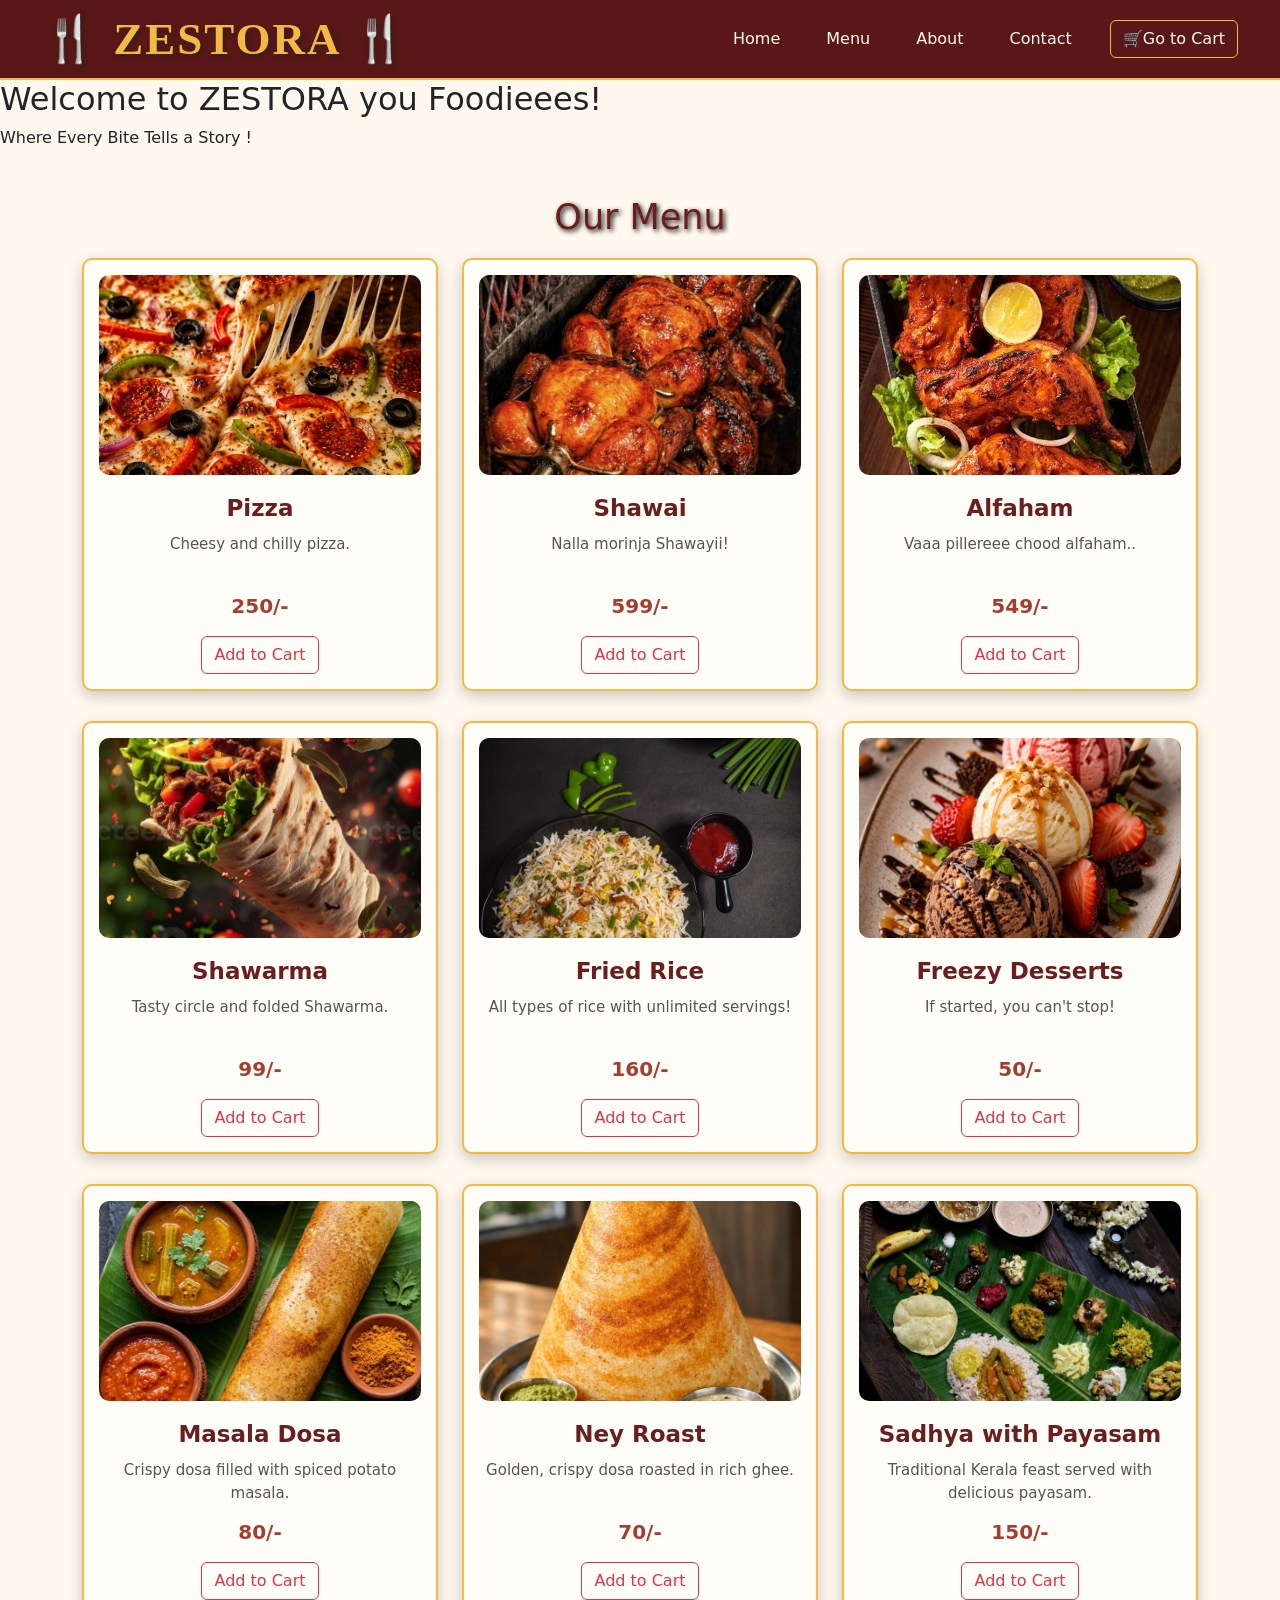
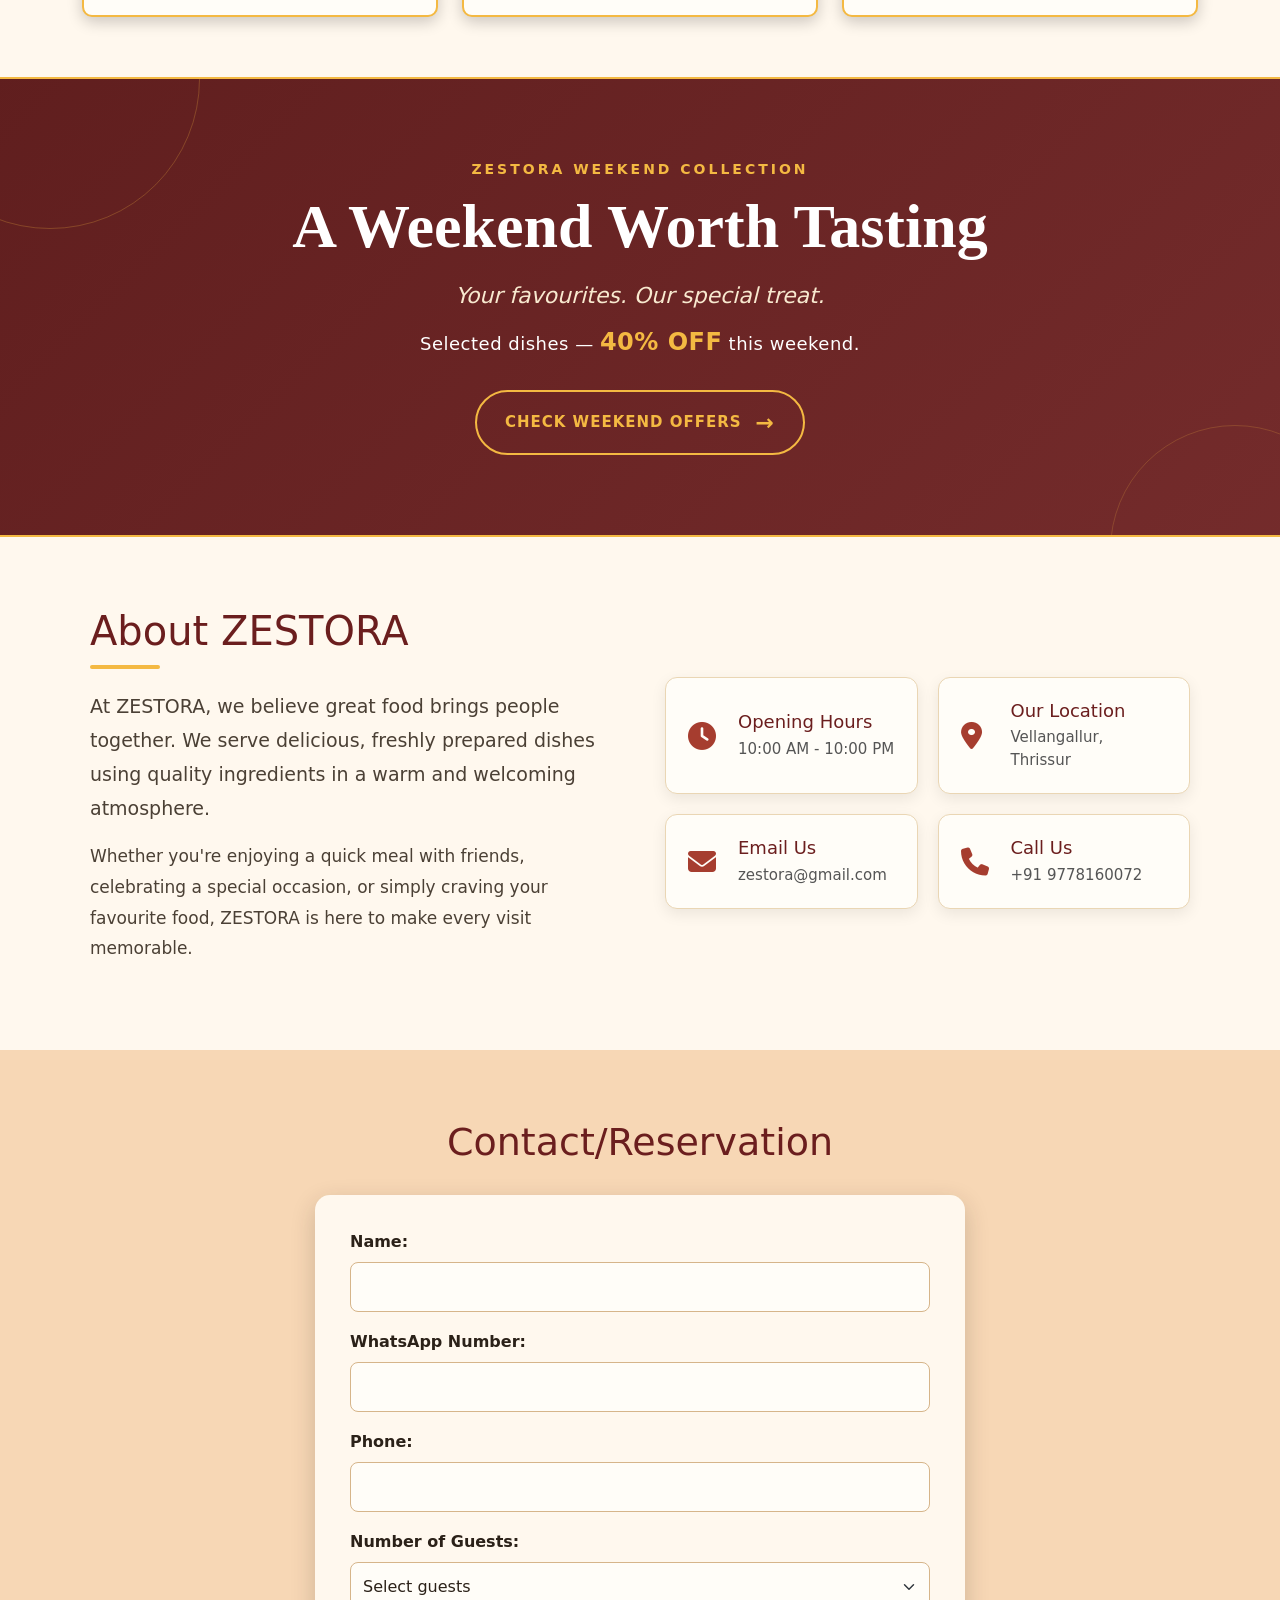
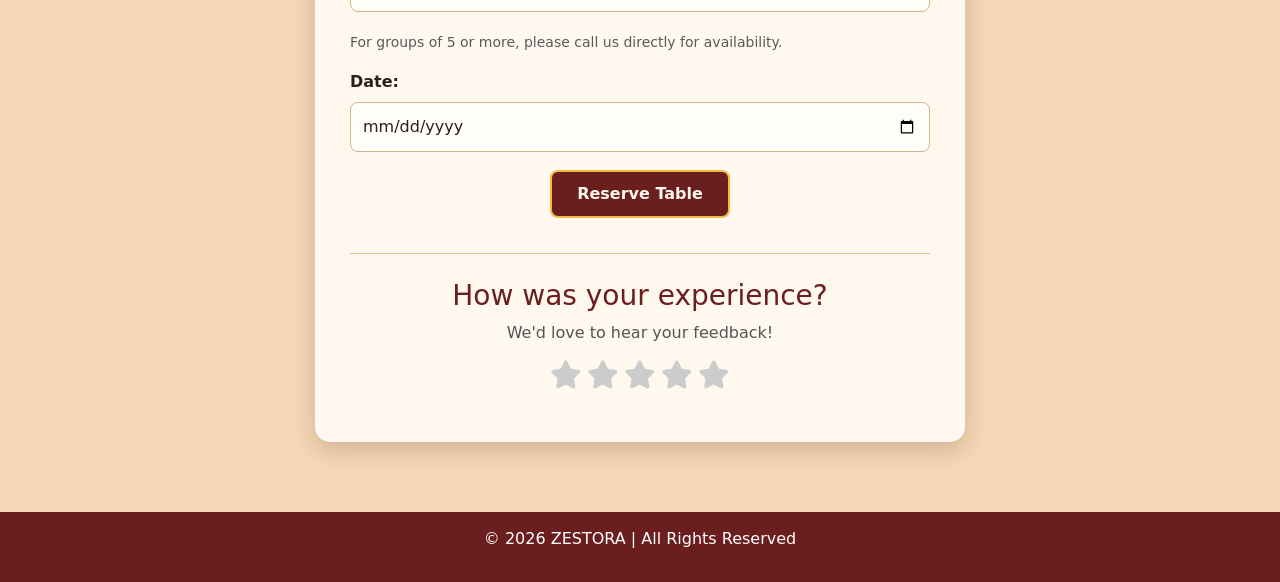
<file: index.html>
<!DOCTYPE html>
<html>
    <head>
        <title>ZESTORA | Restaurant</title>
        <link rel="stylesheet" href="restaurantpage.css">
        <link rel="stylesheet"
        href="https://cdnjs.cloudflare.com/ajax/libs/font-awesome/6.7.2/css/all.min.css">
        <link href="https://cdn.jsdelivr.net/npm/bootstrap@5.3.8/dist/css/bootstrap.min.css" rel="stylesheet">
        <meta name="viewport" content="width=device-width, initial-scale=1.0">
    </head>
    <body>
        <header>
           
           <nav class="navbar navbar-expand-md">

                <div class="container-fluid">
                    <h1>🍴 ZESTORA 🍴</h1>
                    <button class="navbar-toggler"
                            type="button"
                            data-bs-toggle="collapse"
                            data-bs-target="#foodNav"
                            aria-controls="foodNav"
                            aria-expanded="false"
                            aria-label="Toggle navigation">

                        <span class="navbar-toggler-icon"></span>

                    </button>

                    <div class="collapse navbar-collapse" id="foodNav">

                        <ul class="navbar-nav ms-auto align-items-center">

                            <li class="nav-item">
                                <a class="nav-link" href="#welcome">Home</a>
                            </li>

                            <li class="nav-item">
                                <a class="nav-link" href="#menu">Menu</a>
                            </li>

                            <li class="nav-item">
                                <a class="nav-link" href="#about">About</a>
                            </li>

                            <li class="nav-item">
                                <a class="nav-link" href="#contact">Contact</a>
                            </li>

                            <li class="nav-item">
                                <a class="btn cart-btn" href="#cart">
                                    🛒Go to Cart
                                </a>
                            </li>
                        </ul>

                    </div>

                </div>

            </nav>
        </header>
        <main>
            <div id="foodbackground">
            <section id="welcome">
                <h2>Welcome to ZESTORA you Foodieees!</h2>
                <p>Where Every Bite Tells a Story !</p>
              
            </section>
            <section id="menu">

                <h2>Our Menu</h2>


                <div class="container">

                    <div class="row">



                        <div class="col-12 col-sm-6 col-lg-4 d-flex">

                            <article>

                                <img class="menu-image"
                                     src="pizza.jpg"
                                     alt="Pizza">

                                <h3>Pizza</h3>

                                <p class="menu-description">
                                    Cheesy and chilly pizza.
                                </p>

                                <p class="menu-price">
                                    250/-
                                </p>

                                <button class="btn btn-outline-danger">
                                    Add to Cart
                                </button>

                            </article>

                        </div>


             

                        <div class="col-12 col-sm-6 col-lg-4 d-flex">

                            <article>

                                <img class="menu-image"
                                     src="shawaya.jpg"
                                     alt="Shawai">

                                <h3>Shawai</h3>

                                <p class="menu-description">
                                    Nalla morinja Shawayii!
                                </p>

                                <p class="menu-price">
                                    599/-
                                </p>

                                <button class="btn btn-outline-danger">
                                    Add to Cart
                                </button>

                            </article>

                        </div>


                       

                        <div class="col-12 col-sm-6 col-lg-4 d-flex">

                            <article>

                                <img class="menu-image"
                                     src="alfaham.jpg"
                                     alt="Alfaham">

                                <h3>Alfaham</h3>

                                <p class="menu-description">
                                    Vaaa pillereee chood alfaham..
                                </p>

                                <p class="menu-price">
                                    549/-
                                </p>

                                <button class="btn btn-outline-danger">
                                    Add to Cart
                                </button>

                            </article>

                        </div>



                        <div class="col-12 col-sm-6 col-lg-4 d-flex">

                            <article>

                                <img class="menu-image"
                                     src="shawarma.jpg"
                                     alt="Shawarma">

                                <h3>Shawarma</h3>

                                <p class="menu-description">
                                    Tasty circle and folded Shawarma.
                                </p>

                                <p class="menu-price">
                                    99/-
                                </p>

                                <button class="btn btn-outline-danger">
                                    Add to Cart
                                </button>

                            </article>

                        </div>



                        <div class="col-12 col-sm-6 col-lg-4 d-flex">

                            <article>

                                <img class="menu-image"
                                     src="friedrice.jpg"
                                     alt="Fried Rice">

                                <h3>Fried Rice</h3>

                                <p class="menu-description">
                                    All types of rice with unlimited servings!
                                </p>

                                <p class="menu-price">
                                    160/-
                                </p>

                                <button class="btn btn-outline-danger">
                                    Add to Cart
                                </button>

                            </article>

                        </div>


               

                        <div class="col-12 col-sm-6 col-lg-4 d-flex">

                            <article>

                                <img class="menu-image"
                                     src="icecream.jpg"
                                     alt="Freezy Desserts">

                                <h3>Freezy Desserts</h3>

                                <p class="menu-description">
                                    If started, you can't stop!
                                </p>

                                <p class="menu-price">
                                    50/-
                                </p>

                                <button class="btn btn-outline-danger">
                                    Add to Cart
                                </button>

                            </article>

                        </div>


                        

                        <div class="col-12 col-sm-6 col-lg-4 d-flex">

                            <article>

                                <img class="menu-image"
                                     src="masaladosa.jpg"
                                     alt="Masala Dosa">

                                <h3>Masala Dosa</h3>

                                <p class="menu-description">
                                    Crispy dosa filled with spiced potato masala.
                                </p>

                                <p class="menu-price">
                                    80/-
                                </p>

                                <button class="btn btn-outline-danger">
                                    Add to Cart
                                </button>

                            </article>

                        </div>


                  

                        <div class="col-12 col-sm-6 col-lg-4 d-flex">

                            <article>

                                <img class="menu-image"
                                     src="neyroast.jpg"
                                     alt="Ney Roast">

                                <h3>Ney Roast</h3>

                                <p class="menu-description">
                                    Golden, crispy dosa roasted in rich ghee.
                                </p>

                                <p class="menu-price">
                                    70/-
                                </p>

                                <button class="btn btn-outline-danger">
                                    Add to Cart
                                </button>

                            </article>

                        </div>


                 

                        <div class="col-12 col-sm-6 col-lg-4 d-flex">

                            <article>

                                <img class="menu-image"
                                     src="sadhya.jpg"
                                     alt="Sadhya with Payasam">

                                <h3>Sadhya with Payasam</h3>

                                <p class="menu-description">
                                    Traditional Kerala feast served with delicious payasam.
                                </p>

                                <p class="menu-price">
                                    150/-
                                </p>

                                <button class="btn btn-outline-danger">
                                    Add to Cart
                                </button>

                            </article>

                        </div>


                    </div>

                </div>

            </section>
            </div>

            <section id="offer" class="weekend-offer">
                <div class="offer-content">

                    <p class="offer-label">ZESTORA WEEKEND COLLECTION</p>

                    <h2>A Weekend Worth Tasting</h2>

                    <p class="offer-text">
                        Your favourites. Our special treat.
                    </p>

                    <p class="offer-highlight">
                        Selected dishes — <strong>40% OFF</strong> this weekend.
                    </p>

                    <button type="button" id="check-offers-btn" class="check-offer-btn">
                        CHECK WEEKEND OFFERS
                        <span>→</span>
                    </button>

                </div>
            </section>


            <!-- Hidden Weekend Offers -->
            <section id="weekend-offers" class="weekend-offers hidden-offers">

                <div class="container">

                    <div class="offers-heading">
                        <p>ONLY AT ZESTORA</p>
                        <h2>This Weekend at ZESTORA</h2>
                        <span>Three favourites. Special prices. Just for the weekend.</span>
                    </div>

                    <div class="row g-4 justify-content-center">

                        <!-- Pizza Offer -->
                        <div class="col-12 col-md-6 col-lg-4 d-flex">
                            <article class="offer-card">

                                <div class="offer-image-wrapper">
                                    <img src="pizza.jpg"
                                        alt="ZESTORA Pizza"
                                        class="offer-image">

                                    <span class="discount-badge">40% OFF</span>
                                </div>

                                <div class="offer-card-content">
                                    <h3>Pizza</h3>

                                    <p class="offer-price">
                                        <del>₹250</del>
                                        <strong>₹150</strong>
                                    </p>

                                    <p>
                                        A delicious ZESTORA favourite,
                                        now at a special weekend price.
                                    </p>
                                </div>

                            </article>
                        </div>


                        <!-- Shawai Offer -->
                        <div class="col-12 col-md-6 col-lg-4 d-flex">
                            <article class="offer-card">

                                <div class="offer-image-wrapper">
                                    <img src="shawaya.jpg"
                                        alt="ZESTORA Shawai"
                                        class="offer-image">

                                    <span class="discount-badge">40% OFF</span>
                                </div>

                                <div class="offer-card-content">
                                    <h3>Shawai</h3>

                                    <p class="offer-price">
                                        <del>₹599</del>
                                        <strong>₹359</strong>
                                    </p>

                                    <p>
                                        Tender, flavourful and perfect
                                        for a memorable weekend meal.
                                    </p>
                                </div>

                            </article>
                        </div>


                        <!-- Sadhya Offer -->
                        <div class="col-12 col-md-6 col-lg-4 d-flex">
                            <article class="offer-card">

                                <div class="offer-image-wrapper">
                                    <img src="sadhya.jpg"
                                        alt="ZESTORA Sadhya with Payasam"
                                        class="offer-image">

                                    <span class="discount-badge">40% OFF</span>
                                </div>

                                <div class="offer-card-content">
                                    <h3>Sadhya with Payasam</h3>

                                    <p class="offer-price">
                                        <del>₹150</del>
                                        <strong>₹90</strong>
                                    </p>

                                    <p>
                                        A traditional Kerala feast
                                        finished with delicious Payasam.
                                    </p>
                                </div>

                            </article>
                        </div>

                    </div>

                    <div class="offers-close">
                        <button type="button" id="hide-offers-btn">
                            Hide Offers ↑
                        </button>
                    </div>

                </div>

            </section>
            <section id="about">

                <div class="about-container">

                    <div class="about-content">

                        <h2>About ZESTORA</h2>

                        <p class="about-intro">
                            At ZESTORA, we believe great food brings people together.
                            We serve delicious, freshly prepared dishes using quality
                            ingredients in a warm and welcoming atmosphere.
                        </p>

                        <p>
                            Whether you're enjoying a quick meal with friends, celebrating
                            a special occasion, or simply craving your favourite food,
                            ZESTORA is here to make every visit memorable.
                        </p>

                    </div>


                    <div class="about-info">

                        <div class="info-box">

                            <i class="fa-solid fa-clock"></i>

                            <div>
                                <h3>Opening Hours</h3>
                                <p>10:00 AM - 10:00 PM</p>
                            </div>

                        </div>


                        <div class="info-box">

                            <i class="fa-solid fa-location-dot"></i>

                            <div>
                                <h3>Our Location</h3>
                                <p>Vellangallur, Thrissur</p>
                            </div>

                        </div>


                        <div class="info-box">

                            <i class="fa-solid fa-envelope"></i>

                            <div>
                                <h3>Email Us</h3>
                                <p>zestora@gmail.com</p>
                            </div>

                        </div>


                        <div class="info-box">

                            <i class="fa-solid fa-phone"></i>

                            <div>
                                <h3>Call Us</h3>
                                <p>+91 9778160072</p>
                            </div>

                        </div>

                    </div>

                </div>

            </section>
            <section id="contact">
                <h2>Contact/Reservation</h2>
                <form>
                    <div class="mb-3">
                        <label for="name" class="form-label">Name:</label>
                        <input type="text" id="name" name="name" class="form-control" required>
                    </div>
                    <div class="mb-3">
                        <label for="whatsapp number">WhatsApp Number:</label>
                        <input type="tel" id="WhatsApp Number" name="WhatsApp Number" class="form-control" required>
                    </div>
                    <div class="mb-3">
                        <label for="phone">Phone:</label>
                        <input type="tel" id="phone" name="phone" class="form-control" required>
                    </div>
                    <div class="mb-3">
                        <label for="guests" class="form-label">Number of Guests:</label>
                        <select id="guests" name="guests" class="form-select" required>
                            <option value="" selected disabled>Select guests</option>
                            <option value="1">1 Guests</option>
                            <option value="2">2 Guests</option>
                            <option value="3">3 Guests</option>
                            <option value="4">4 Guests</option>
                            <option value="5+">5+ Guests</option>
                        </select>
                        <small class="text-muted">
                            For groups of 5 or more, please call us directly for availability.
                        </small>
                    </div>
                    <div class="mb-3">
                        <label for="date">Date:</label>
                        <input type="date" id="date" name="date" class="form-control" required>
                    </div>

                    <button type="submit" class="btn btn-primary">Reserve Table</button>
                    <div class="experience">

                        <h3>How was your experience?</h3>

                        <p>We'd love to hear your feedback!</p>

                        <div class="stars">
                            <i class="fa-solid fa-star"></i>
                            <i class="fa-solid fa-star"></i>
                            <i class="fa-solid fa-star"></i>
                            <i class="fa-solid fa-star"></i>
                            <i class="fa-solid fa-star"></i>
                        </div>
                        <div id="ratingMessage"></div>
                    </div>
                </form>
            </section>
        </main>
        <footer>
            <p>© 2026 ZESTORA | All Rights Reserved</p>
        </footer>
        <script src="https://cdn.jsdelivr.net/npm/bootstrap@5.3.8/dist/js/bootstrap.bundle.min.js"></script>
        <script>

            const stars = document.querySelectorAll(".stars i");

            const ratingMessage = document.getElementById("ratingMessage");


            stars.forEach((star, index) => {

                star.addEventListener("click", () => {

                    stars.forEach((s, i) => {

                        if (i <= index) {
                            s.style.color = "#F4B942";
                        } 
                        else {
                            s.style.color = "#ccc";
                        }

                    });


                    ratingMessage.innerHTML =
                        "Thank you for your feedback! ❤️<br>" +
                        "We hope to see you again soon!";

                });

            });
            // Weekend Offer Toggle

            const checkOffersBtn = document.getElementById("check-offers-btn");
            const weekendOffers = document.getElementById("weekend-offers");
            const hideOffersBtn = document.getElementById("hide-offers-btn");

            checkOffersBtn.addEventListener("click", function () {

                weekendOffers.style.display = "block";

                weekendOffers.scrollIntoView({
                    behavior: "smooth",
                    block: "start"
                });

            });


            hideOffersBtn.addEventListener("click", function () {

                weekendOffers.style.display = "none";

                document.getElementById("offer").scrollIntoView({
                    behavior: "smooth",
                    block: "start"
                });

            });
        </script>
    </body>
    
</html>
</file>
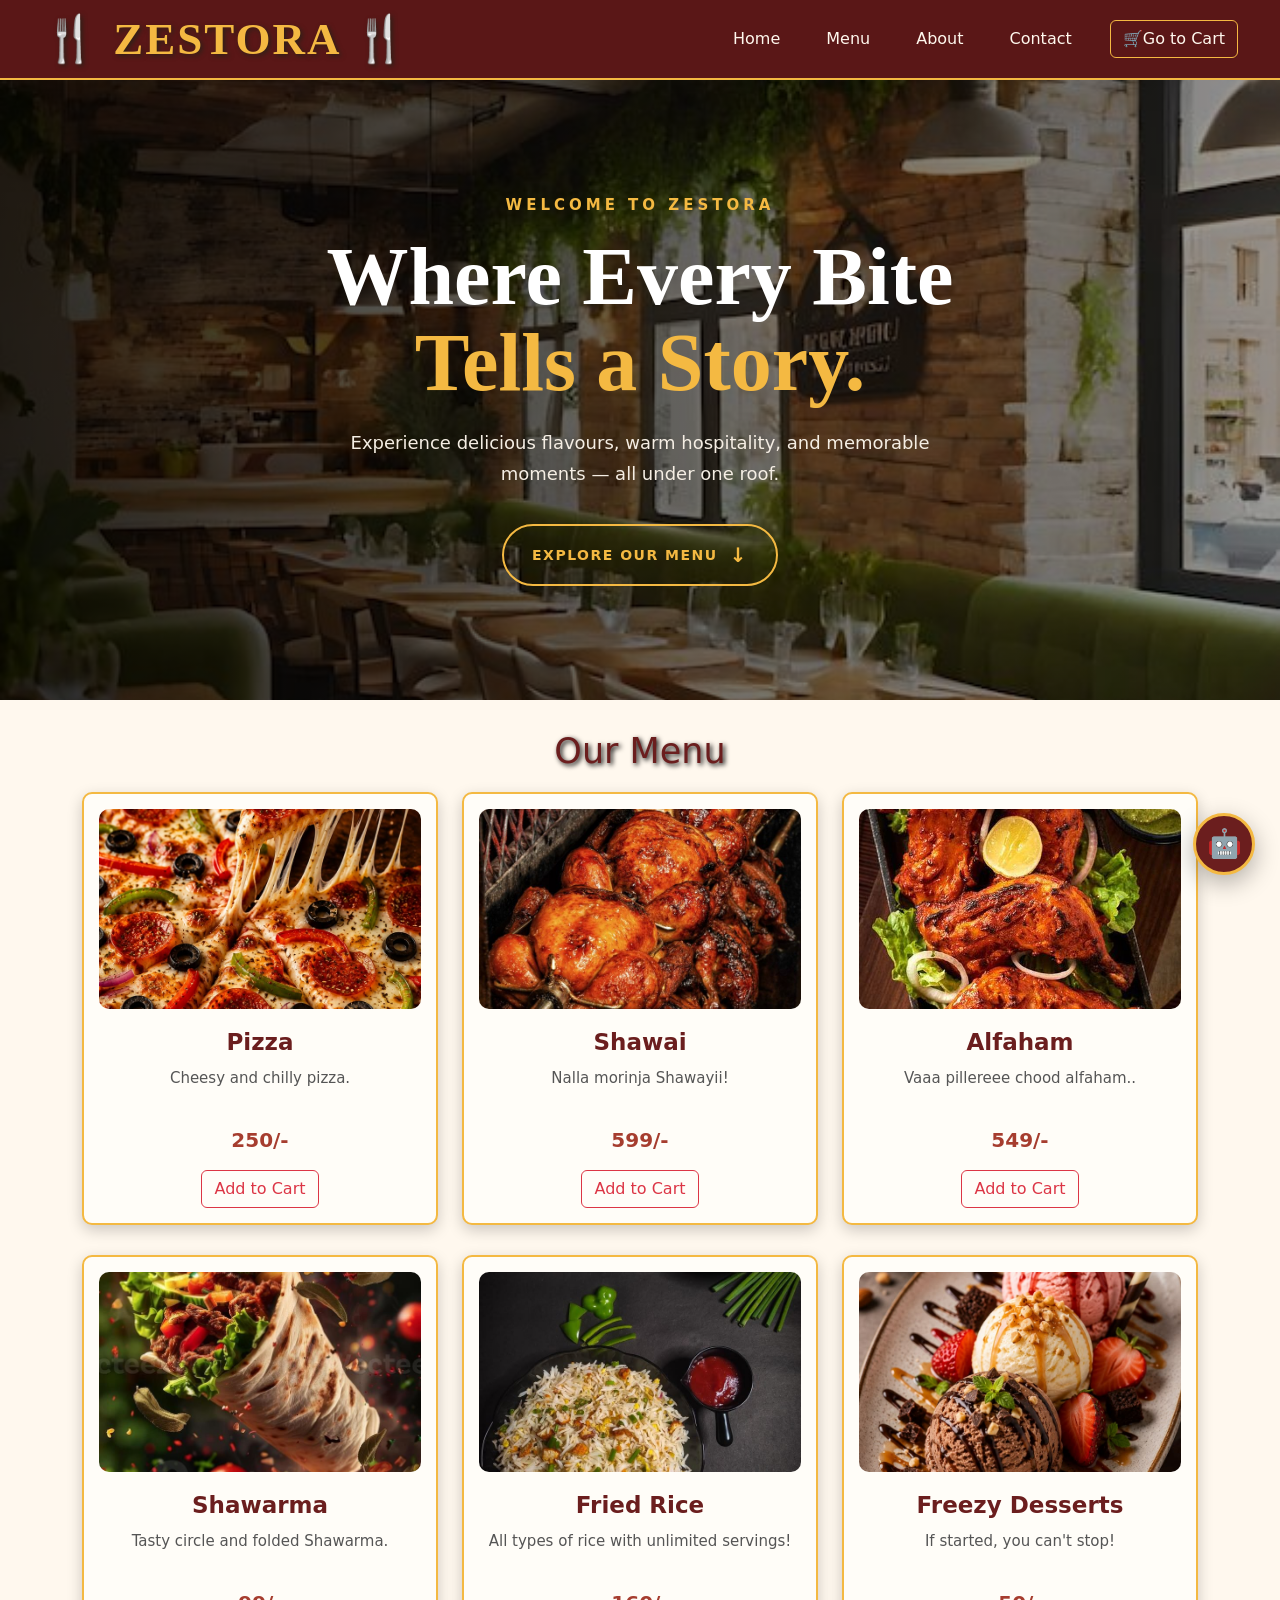
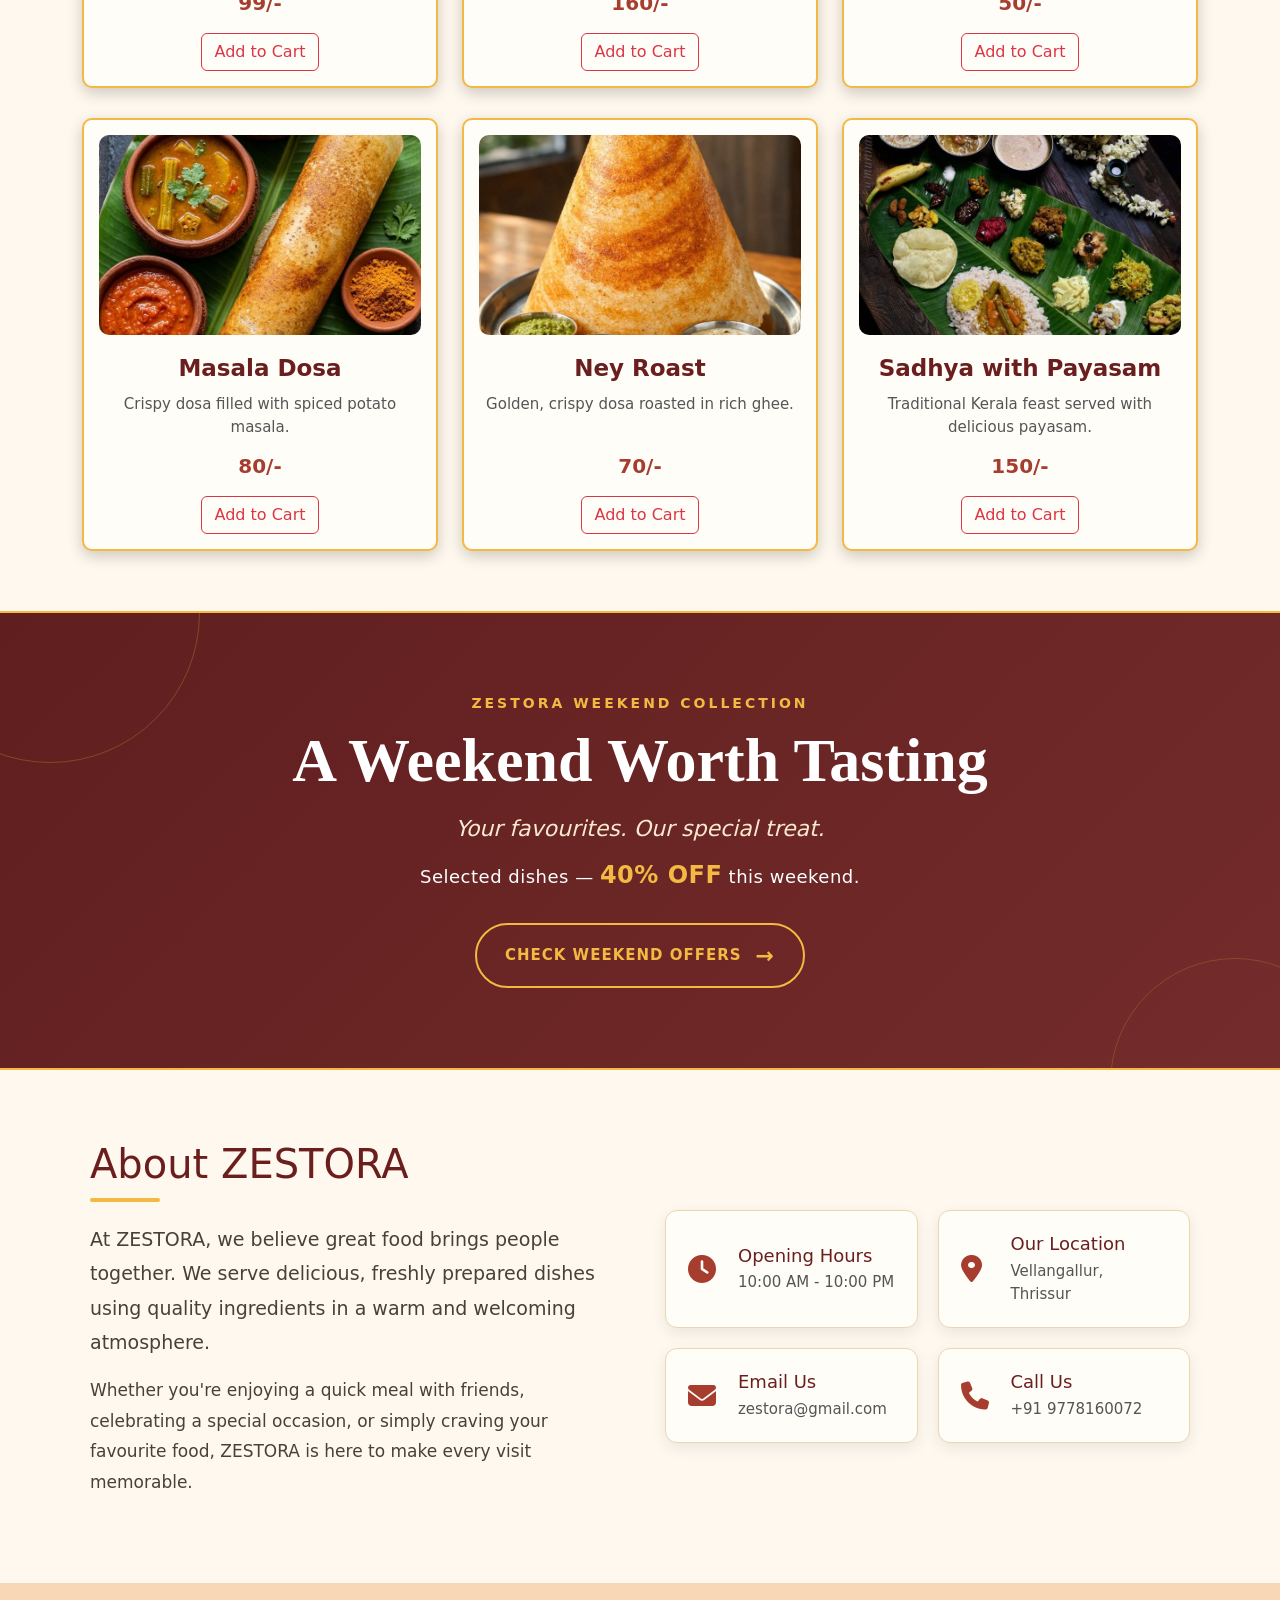
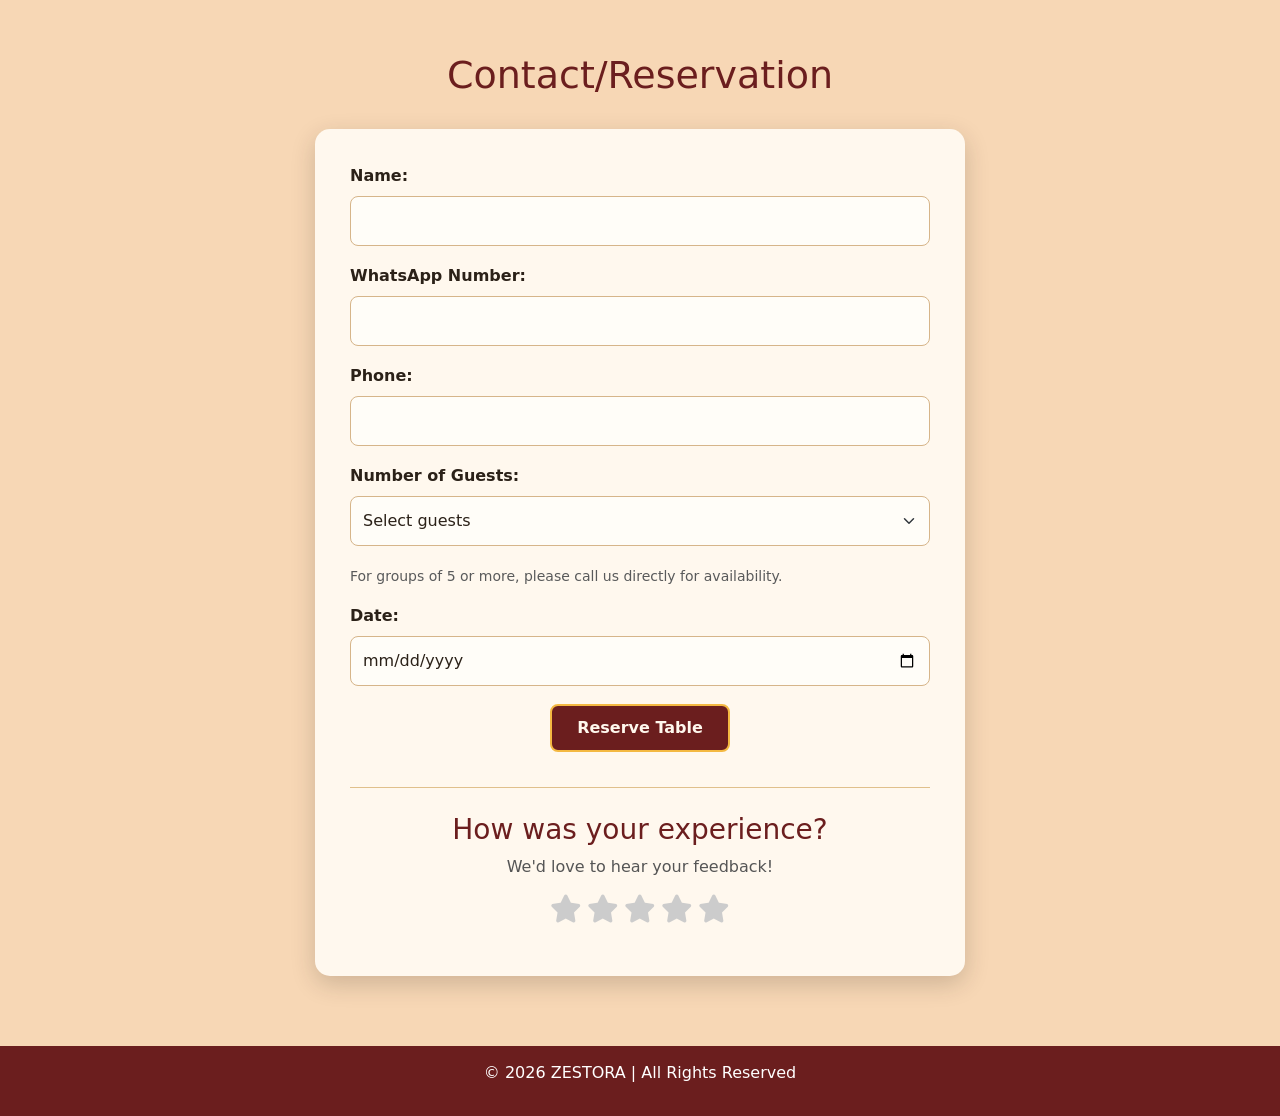
<file: tailwindindex.html>
<!DOCTYPE html>
<html>
    <head>
        <title>ZESTORA | Restaurant</title>
        <link rel="stylesheet" href="restaurantpage.css">
        <link rel="stylesheet"
        href="https://cdnjs.cloudflare.com/ajax/libs/font-awesome/6.7.2/css/all.min.css">
        <link href="https://cdn.jsdelivr.net/npm/bootstrap@5.3.8/dist/css/bootstrap.min.css" rel="stylesheet">
        <meta name="viewport" content="width=device-width, initial-scale=1.0">
    </head>
    <body>
        <header>
           
           <nav class="navbar navbar-expand-md">

                <div class="container-fluid">
                    <h1>🍴 ZESTORA 🍴</h1>
                    <button class="navbar-toggler"
                            type="button"
                            data-bs-toggle="collapse"
                            data-bs-target="#foodNav"
                            aria-controls="foodNav"
                            aria-expanded="false"
                            aria-label="Toggle navigation">

                        <span class="navbar-toggler-icon"></span>

                    </button>

                    <div class="collapse navbar-collapse" id="foodNav">

                        <ul class="navbar-nav ms-auto align-items-center">

                            <li class="nav-item">
                                <a class="nav-link" href="#welcome">Home</a>
                            </li>

                            <li class="nav-item">
                                <a class="nav-link" href="#menu">Menu</a>
                            </li>

                            <li class="nav-item">
                                <a class="nav-link" href="#about">About</a>
                            </li>

                            <li class="nav-item">
                                <a class="nav-link" href="#contact">Contact</a>
                            </li>

                            <li class="nav-item">
                                <a class="btn cart-btn" href="#cart">
                                    🛒Go to Cart
                                </a>
                            </li>
                        </ul>

                    </div>

                </div>

            </nav>
        </header>
        <main>
            <div id="foodbackground">
            <section id="welcome" class="hero-section">

                <div class="hero-overlay">

                    <div class="hero-content">

                        <p class="hero-label">WELCOME TO ZESTORA</p>

                        <h1>
                            Where Every Bite<br>
                            <span>Tells a Story.</span>
                        </h1>

                        <p class="hero-description">
                            Experience delicious flavours, warm hospitality,
                            and memorable moments — all under one roof.
                        </p>

                        <a href="#menu" class="hero-menu-btn">
                            EXPLORE OUR MENU
                            <span>↓</span>
                        </a>

                    </div>

                </div>

            </section>
            <section id="menu">

                <h2>Our Menu</h2>


                <div class="container">

                    <div class="row">



                        <div class="col-12 col-sm-6 col-lg-4 d-flex">

                            <article>

                                <img class="menu-image"
                                     src="pizza.jpg"
                                     alt="Pizza">

                                <h3>Pizza</h3>

                                <p class="menu-description">
                                    Cheesy and chilly pizza.
                                </p>

                                <p class="menu-price">
                                    250/-
                                </p>

                                <button class="btn btn-outline-danger">
                                    Add to Cart
                                </button>

                            </article>

                        </div>


             

                        <div class="col-12 col-sm-6 col-lg-4 d-flex">

                            <article>

                                <img class="menu-image"
                                     src="shawaya.jpg"
                                     alt="Shawai">

                                <h3>Shawai</h3>

                                <p class="menu-description">
                                    Nalla morinja Shawayii!
                                </p>

                                <p class="menu-price">
                                    599/-
                                </p>

                                <button class="btn btn-outline-danger">
                                    Add to Cart
                                </button>

                            </article>

                        </div>


                       

                        <div class="col-12 col-sm-6 col-lg-4 d-flex">

                            <article>

                                <img class="menu-image"
                                     src="alfaham.jpg"
                                     alt="Alfaham">

                                <h3>Alfaham</h3>

                                <p class="menu-description">
                                    Vaaa pillereee chood alfaham..
                                </p>

                                <p class="menu-price">
                                    549/-
                                </p>

                                <button class="btn btn-outline-danger">
                                    Add to Cart
                                </button>

                            </article>

                        </div>



                        <div class="col-12 col-sm-6 col-lg-4 d-flex">

                            <article>

                                <img class="menu-image"
                                     src="shawarma.jpg"
                                     alt="Shawarma">

                                <h3>Shawarma</h3>

                                <p class="menu-description">
                                    Tasty circle and folded Shawarma.
                                </p>

                                <p class="menu-price">
                                    99/-
                                </p>

                                <button class="btn btn-outline-danger">
                                    Add to Cart
                                </button>

                            </article>

                        </div>



                        <div class="col-12 col-sm-6 col-lg-4 d-flex">

                            <article>

                                <img class="menu-image"
                                     src="friedrice.jpg"
                                     alt="Fried Rice">

                                <h3>Fried Rice</h3>

                                <p class="menu-description">
                                    All types of rice with unlimited servings!
                                </p>

                                <p class="menu-price">
                                    160/-
                                </p>

                                <button class="btn btn-outline-danger">
                                    Add to Cart
                                </button>

                            </article>

                        </div>


               

                        <div class="col-12 col-sm-6 col-lg-4 d-flex">

                            <article>

                                <img class="menu-image"
                                     src="icecream.jpg"
                                     alt="Freezy Desserts">

                                <h3>Freezy Desserts</h3>

                                <p class="menu-description">
                                    If started, you can't stop!
                                </p>

                                <p class="menu-price">
                                    50/-
                                </p>

                                <button class="btn btn-outline-danger">
                                    Add to Cart
                                </button>

                            </article>

                        </div>


                        

                        <div class="col-12 col-sm-6 col-lg-4 d-flex">

                            <article>

                                <img class="menu-image"
                                     src="masaladosa.jpg"
                                     alt="Masala Dosa">

                                <h3>Masala Dosa</h3>

                                <p class="menu-description">
                                    Crispy dosa filled with spiced potato masala.
                                </p>

                                <p class="menu-price">
                                    80/-
                                </p>

                                <button class="btn btn-outline-danger">
                                    Add to Cart
                                </button>

                            </article>

                        </div>


                  

                        <div class="col-12 col-sm-6 col-lg-4 d-flex">

                            <article>

                                <img class="menu-image"
                                     src="neyroast.jpg"
                                     alt="Ney Roast">

                                <h3>Ney Roast</h3>

                                <p class="menu-description">
                                    Golden, crispy dosa roasted in rich ghee.
                                </p>

                                <p class="menu-price">
                                    70/-
                                </p>

                                <button class="btn btn-outline-danger">
                                    Add to Cart
                                </button>

                            </article>

                        </div>


                 

                        <div class="col-12 col-sm-6 col-lg-4 d-flex">

                            <article>

                                <img class="menu-image"
                                     src="sadhya.jpg"
                                     alt="Sadhya with Payasam">

                                <h3>Sadhya with Payasam</h3>

                                <p class="menu-description">
                                    Traditional Kerala feast served with delicious payasam.
                                </p>

                                <p class="menu-price">
                                    150/-
                                </p>

                                <button class="btn btn-outline-danger">
                                    Add to Cart
                                </button>

                            </article>

                        </div>


                    </div>

                </div>

            </section>
            </div>

            <section id="offer" class="weekend-offer">
                <div class="offer-content">

                    <p class="offer-label">ZESTORA WEEKEND COLLECTION</p>

                    <h2>A Weekend Worth Tasting</h2>

                    <p class="offer-text">
                        Your favourites. Our special treat.
                    </p>

                    <p class="offer-highlight">
                        Selected dishes — <strong>40% OFF</strong> this weekend.
                    </p>

                    <button type="button" id="check-offers-btn" class="check-offer-btn">
                        CHECK WEEKEND OFFERS
                        <span>→</span>
                    </button>

                </div>
            </section>


            <!-- Hidden Weekend Offers -->
            <section id="weekend-offers" class="weekend-offers hidden-offers">

                <div class="container">

                    <div class="offers-heading">
                        <p>ONLY AT ZESTORA</p>
                        <h2>This Weekend at ZESTORA</h2>
                        <span>Three favourites. Special prices. Just for the weekend.</span>
                    </div>

                    <div class="row g-4 justify-content-center">

                        <!-- Pizza Offer -->
                        <div class="col-12 col-md-6 col-lg-4 d-flex">
                            <article class="offer-card">

                                <div class="offer-image-wrapper">
                                    <img src="pizza.jpg"
                                        alt="ZESTORA Pizza"
                                        class="offer-image">

                                    <span class="discount-badge">40% OFF</span>
                                </div>

                                <div class="offer-card-content">
                                    <h3>Pizza</h3>

                                    <p class="offer-price">
                                        <del>₹250</del>
                                        <strong>₹150</strong>
                                    </p>

                                    <p>
                                        A delicious ZESTORA favourite,
                                        now at a special weekend price.
                                    </p>
                                </div>

                            </article>
                        </div>


                        <!-- Shawai Offer -->
                        <div class="col-12 col-md-6 col-lg-4 d-flex">
                            <article class="offer-card">

                                <div class="offer-image-wrapper">
                                    <img src="shawaya.jpg"
                                        alt="ZESTORA Shawai"
                                        class="offer-image">

                                    <span class="discount-badge">40% OFF</span>
                                </div>

                                <div class="offer-card-content">
                                    <h3>Shawai</h3>

                                    <p class="offer-price">
                                        <del>₹599</del>
                                        <strong>₹359</strong>
                                    </p>

                                    <p>
                                        Tender, flavourful and perfect
                                        for a memorable weekend meal.
                                    </p>
                                </div>

                            </article>
                        </div>


                        <!-- Sadhya Offer -->
                        <div class="col-12 col-md-6 col-lg-4 d-flex">
                            <article class="offer-card">

                                <div class="offer-image-wrapper">
                                    <img src="sadhya.jpg"
                                        alt="ZESTORA Sadhya with Payasam"
                                        class="offer-image">

                                    <span class="discount-badge">40% OFF</span>
                                </div>

                                <div class="offer-card-content">
                                    <h3>Sadhya with Payasam</h3>

                                    <p class="offer-price">
                                        <del>₹150</del>
                                        <strong>₹90</strong>
                                    </p>

                                    <p>
                                        A traditional Kerala feast
                                        finished with delicious Payasam.
                                    </p>
                                </div>

                            </article>
                        </div>

                    </div>

                    

                </div>

            </section>
            <section id="about">

                <div class="about-container">

                    <div class="about-content">

                        <h2>About ZESTORA</h2>

                        <p class="about-intro">
                            At ZESTORA, we believe great food brings people together.
                            We serve delicious, freshly prepared dishes using quality
                            ingredients in a warm and welcoming atmosphere.
                        </p>

                        <p>
                            Whether you're enjoying a quick meal with friends, celebrating
                            a special occasion, or simply craving your favourite food,
                            ZESTORA is here to make every visit memorable.
                        </p>

                    </div>


                    <div class="about-info">

                        <div class="info-box">

                            <i class="fa-solid fa-clock"></i>

                            <div>
                                <h3>Opening Hours</h3>
                                <p>10:00 AM - 10:00 PM</p>
                            </div>

                        </div>


                        <div class="info-box">

                            <i class="fa-solid fa-location-dot"></i>

                            <div>
                                <h3>Our Location</h3>
                                <p>Vellangallur, Thrissur</p>
                            </div>

                        </div>


                        <div class="info-box">

                            <i class="fa-solid fa-envelope"></i>

                            <div>
                                <h3>Email Us</h3>
                                <p>zestora@gmail.com</p>
                            </div>

                        </div>


                        <div class="info-box">

                            <i class="fa-solid fa-phone"></i>

                            <div>
                                <h3>Call Us</h3>
                                <p>+91 9778160072</p>
                            </div>

                        </div>

                    </div>

                </div>

            </section>
            <section id="contact">
                <h2>Contact/Reservation</h2>
                <form>
                    <div class="mb-3">
                        <label for="name" class="form-label">Name:</label>
                        <input type="text" id="name" name="name" class="form-control" required>
                    </div>
                    <div class="mb-3">
                        <label for="whatsapp number">WhatsApp Number:</label>
                        <input type="tel" id="WhatsApp Number" name="WhatsApp Number" class="form-control" required>
                    </div>
                    <div class="mb-3">
                        <label for="phone">Phone:</label>
                        <input type="tel" id="phone" name="phone" class="form-control" required>
                    </div>
                    <div class="mb-3">
                        <label for="guests" class="form-label">Number of Guests:</label>
                        <select id="guests" name="guests" class="form-select" required>
                            <option value="" selected disabled>Select guests</option>
                            <option value="1">1 Guests</option>
                            <option value="2">2 Guests</option>
                            <option value="3">3 Guests</option>
                            <option value="4">4 Guests</option>
                            <option value="5+">5+ Guests</option>
                        </select>
                        <small class="text-muted">
                            For groups of 5 or more, please call us directly for availability.
                        </small>
                    </div>
                    <div class="mb-3">
                        <label for="date">Date:</label>
                        <input type="date" id="date" name="date" class="form-control" required>
                    </div>

                    <button type="submit" class="btn btn-primary">Reserve Table</button>
                    <div class="experience">

                        <h3>How was your experience?</h3>

                        <p>We'd love to hear your feedback!</p>

                        <div class="stars">
                            <i class="fa-solid fa-star"></i>
                            <i class="fa-solid fa-star"></i>
                            <i class="fa-solid fa-star"></i>
                            <i class="fa-solid fa-star"></i>
                            <i class="fa-solid fa-star"></i>
                        </div>
                        <div id="ratingMessage"></div>
                    </div>
                </form>
            </section>
        </main>
        <footer>
            <p>© 2026 ZESTORA | All Rights Reserved</p>
        </footer>
        <div id="zestora-ai">

            <!-- Floating AI Button -->
            <button id="ai-toggle"
                    type="button"
                    aria-label="Open ZESTORA Assistant">
                🤖
            </button>


            <!-- AI Chat Window -->
            <div id="ai-chat"
                class="ai-chat"
                aria-hidden="true">

                <!-- AI Header -->
                <div class="ai-header">

                    <div class="ai-header-info">
                        <div class="ai-avatar">
                            🤖
                        </div>

                        <div>
                            <h3>ZESTORA Assistant</h3>
                            <span>● Online</span>
                        </div>
                    </div>

                    <button id="ai-close"
                            type="button"
                            aria-label="Close assistant">
                        ×
                    </button>

                </div>


                <!-- Chat Messages -->
                <div id="ai-messages"
                    class="ai-messages">

                    <!-- Welcome Message -->
                    <div class="ai-message ai-bot">
                        👋 Hi! I'm your ZESTORA Assistant.
                        <br><br>
                        How can I help you today?
                    </div>


                    <!-- Quick Actions -->
                    <div class="ai-quick-actions">

                        <button type="button"
                                data-question="menu">
                            🍽️ Explore Menu
                        </button>

                        <button type="button"
                                data-question="offers">
                            🔥 Weekend Offers
                        </button>

                        <button type="button"
                                data-question="reservation">
                            📅 Reserve a Table
                        </button>

                        <button type="button"
                                data-question="location">
                            📍 Location & Hours
                        </button>

                    </div>

                </div>


                <!-- AI Input -->
                <form id="ai-form"
                    class="ai-input-area">

                    <input type="text"
                        id="ai-input"
                        placeholder="Ask me anything..."
                        autocomplete="off">

                    <button type="submit"
                            id="ai-send"
                            aria-label="Send message">
                        ➤
                    </button>

                </form>

            </div>

        </div>
        <script src="https://cdn.jsdelivr.net/npm/bootstrap@5.3.8/dist/js/bootstrap.bundle.min.js"></script>
        <script>

            const stars = document.querySelectorAll(".stars i");

            const ratingMessage = document.getElementById("ratingMessage");


            stars.forEach((star, index) => {

                star.addEventListener("click", () => {

                    stars.forEach((s, i) => {

                        if (i <= index) {
                            s.style.color = "#F4B942";
                        } 
                        else {
                            s.style.color = "#ccc";
                        }

                    });


                    ratingMessage.innerHTML =
                        "Thank you for your feedback! ❤️<br>" +
                        "We hope to see you again soon!";

                });

            });
            // Weekend Offer

            const checkOffersBtn =
                document.getElementById("check-offers-btn");

            const weekendOffers =
                document.getElementById("weekend-offers");


            /* Open Weekend Offers */

            checkOffersBtn.addEventListener("click", function () {

                weekendOffers.classList.add("show-offers");

                setTimeout(function () {

                    weekendOffers.scrollIntoView({
                        behavior: "smooth",
                        block: "start"
                    });

                }, 150);

            });


            /* Automatically close when About ZESTORA is reached */

            const aboutSection =
                document.getElementById("about");


            const offerObserver = new IntersectionObserver(
                function (entries) {

                    entries.forEach(function (entry) {

                        if (entry.isIntersecting) {

                            weekendOffers.classList.remove("show-offers");

                        }

                    });

                },
                {
                    threshold: 0.15
                }
            );

            offerObserver.observe(aboutSection);

            const aiToggle = document.getElementById("ai-toggle");
            const aiChat = document.getElementById("ai-chat");
            const aiClose = document.getElementById("ai-close");


            // Open AI Assistant
            aiToggle.addEventListener("click", function () {

                aiChat.classList.add("ai-open");

                aiChat.setAttribute("aria-hidden", "false");

            });


            // Close AI Assistant
            aiClose.addEventListener("click", function () {

                aiChat.classList.remove("ai-open");

                aiChat.setAttribute("aria-hidden", "true");

            });

           
            
            
        </script>
    </body>
    
</html>
</file>
<file: restaurantpage.css>
*{
    box-sizing:border-box;
}

html{
    scroll-behavior:smooth;
}

:root{
    --burgundy:#6B1E1E;
    --gold:#F4B942;
    --cream:#FFF8EE;
    --card:#FFFDF8;
    --terracotta:#A63D2F;
    --dark-brown:#2B2118;
    --white:#FFFFFF;
}

body{
    margin:0;
    width:100%;
    overflow-x:hidden;
    font-family:Arial, sans-serif;
    background-color:var(--cream);
    color:var(--dark-brown);
}

img{
    max-width:100%;
    height:auto;
}
header{
    background-color:#5A1717;
    border-bottom:2px solid var(--gold);
}

header .navbar{
    padding:12px 30px;
}

header .container-fluid{
    display:flex;
    align-items:center;
}

header h1{
    font-family:Algerian !important;
    font-size:45px;
    font-weight:bold;
    letter-spacing:2px;
    color:var(--gold);
    text-shadow:2px 2px 5px var(--dark-brown);
    margin:0;
}

nav .nav-link{
    color:var(--cream) !important;
    margin:5px 15px;
    transition:0.3s ease;
}

nav .nav-link:hover{
    color:var(--gold) !important;
}

nav .nav-link.active{
    background-color:var(--gold);
    color:#5A1717 !important;
    border-radius:10px;
}

.navbar-collapse{
    justify-content:flex-end;
}

.navbar-nav{
    margin-left:auto !important;
}

.navbar-toggler{
    border:2px solid var(--gold);
}

.navbar-toggler-icon{
    filter:brightness(0) invert(1);
}
.cart-btn{
    background-color:transparent !important;
    color:var(--cream) !important;
    border:1px solid var(--gold) !important;
    margin-left:15px;
    font-weight:bold;
    border-radius:8px;
    padding:8px 14px;
    text-decoration:none;
    opacity:1 !important;
    visibility:visible !important;
    transition:all 0.3s ease;
}

.cart-btn:hover,
.cart-btn:focus{
    background-color:var(--gold) !important;
    color:#5A1717 !important;
    border-color:var(--gold) !important;
    opacity:1 !important;
    visibility:visible !important;
    text-decoration:none;
}
#foodbackground{
    background-image:none;
    background-color: var(--cream);
}

.hero-section {
    position: relative;
    min-height: 620px;

    background-image: url("hotelinterior.jpg");
    background-size: cover;
    background-position: center;

    overflow: hidden;
}


/* Dark overlay */

.hero-overlay {
    min-height: 620px;

    display: flex;
    align-items: center;
    justify-content: center;

    padding: 80px 20px;

    background:
        linear-gradient(
            90deg,
            rgba(0, 0, 0, 0.82),
            rgba(0, 0, 0, 0.58),
            rgba(0, 0, 0, 0.38)
        );

    text-align: center;
}


/* Hero content */

.hero-content {
    width: 100%;
    max-width: 900px;

    color: var(--white);

    animation: heroFadeIn 1.2s ease;
}


/* Small label */

.hero-label {
    margin-bottom: 18px;

    color: var(--gold);

    font-size: 15px;
    font-weight: bold;
    letter-spacing: 4px;
    text-transform: uppercase;
}


/* Main heading */

.hero-content h1 {
    margin: 0 0 22px;

    color: var(--white);

    font-family: Georgia, serif;
    font-size: clamp(48px, 7vw, 82px);
    font-weight: bold;

    line-height: 1.05;
}


/* Highlighted tagline */

.hero-content h1 span {
    color: var(--gold);
}


/* Description */

.hero-description {
    max-width: 650px;

    margin: 0 auto 35px;

    color: #f5eee4;

    font-size: 18px;
    line-height: 1.7;
}


/* Explore Menu button */

.hero-menu-btn {
    display: inline-flex;
    align-items: center;
    justify-content: center;
    gap: 12px;

    padding: 14px 28px;

    color: var(--gold);
    background: transparent;

    border: 2px solid var(--gold);
    border-radius: 50px;

    font-size: 14px;
    font-weight: bold;
    letter-spacing: 1.5px;

    text-decoration: none;

    transition: all 0.3s ease;
}


/* Button arrow */

.hero-menu-btn span {
    font-size: 20px;

    transition: transform 0.3s ease;
}


/* Button hover */

.hero-menu-btn:hover {
    color: var(--dark-brown);
    background: var(--gold);

    transform: translateY(-4px);

    box-shadow:
        0 10px 25px rgba(0, 0, 0, 0.30);
}


.hero-menu-btn:hover span {
    transform: translateY(4px);
}


/* Hero entrance animation */

@keyframes heroFadeIn {

    from {
        opacity: 0;
        transform: translateY(25px);
    }

    to {
        opacity: 1;
        transform: translateY(0);
    }

}

#menu{
    text-align:center;
    padding:30px;
}

#menu h2{
    color:var(--burgundy);
    font-size:35px;
    text-shadow:2px 2px 5px black;
    margin-bottom:20px;
}
#menu .row{
    align-items:stretch;
}

#menu .col-12,
#menu .col-sm-6,
#menu .col-lg-4{
    margin-bottom:30px;
}

#menu article{

    width:100%;

    height:100%;

    display:flex;

    flex-direction:column;

    transition:0.3s;

    border:2px solid var(--gold);

    padding:15px;

    background-color:var(--card);

    border-radius:10px;

    box-shadow:0 5px 15px rgba(0,0,0,0.2);
}

/* CARD HOVER */
#menu article:hover{
    transform:translateY(-10px);
}
#menu .menu-image{

    width:100%;

    height:200px;

    object-fit:cover;

    object-position:center;

    border-radius:10px;

    display:block;

    margin-bottom:15px;
}
#menu article h3{

    min-height:30px;

    margin:5px 0 8px;

    color:var(--burgundy);

    font-size:23px;

    font-weight:bold;
}
#menu .menu-description{

    min-height:48px;

    margin:0 0 10px;

    color:#555;

    line-height:1.5;

    font-size:15px;
}
#menu .menu-price{

    min-height:25px;

    margin:0 0 15px;

    color:var(--terracotta);

    font-size:20px;

    font-weight:bold;
}
#menu article button{

    margin-top:auto;

    align-self:center;

    transition:0.3s;
}

#menu article button:hover{

    background:var(--gold);

    color:var(--dark-brown);

    border-color:var(--gold);
}

.weekend-offer {
    position: relative;
    overflow: hidden;
    padding: 80px 20px;
    background:
        linear-gradient(
            135deg,
            rgba(91, 23, 23, 0.97),
            rgba(107, 30, 30, 0.94)
        );
    border-top: 2px solid var(--gold);
    border-bottom: 2px solid var(--gold);
    text-align: center;
}


/* Decorative glow */

.weekend-offer::before {
    content: "";
    position: absolute;
    width: 300px;
    height: 300px;
    border: 1px solid rgba(244, 185, 66, 0.25);
    border-radius: 50%;
    top: -150px;
    left: -100px;
}

.weekend-offer::after {
    content: "";
    position: absolute;
    width: 250px;
    height: 250px;
    border: 1px solid rgba(244, 185, 66, 0.2);
    border-radius: 50%;
    bottom: -140px;
    right: -80px;
}


/* Main content */

.offer-content {
    position: relative;
    z-index: 2;
    max-width: 850px;
    margin: auto;
}


/* Small label */

.offer-label {
    margin-bottom: 12px;
    color: var(--gold);
    font-size: 14px;
    font-weight: bold;
    letter-spacing: 3px;
    text-transform: uppercase;
}


/* Main heading */

.offer-content h2 {
    margin-bottom: 18px;
    color: var(--white);
    font-size: clamp(38px, 5vw, 62px);
    font-family: Georgia, serif;
    font-weight: bold;
    line-height: 1.1;
    text-transform: capitalize;
}


/* Short tagline */

.offer-text {
    margin-bottom: 12px;
    color: #f8e9cf;
    font-size: 22px;
    font-style: italic;
}


/* Discount statement */

.offer-highlight {
    margin-bottom: 30px;
    color: var(--white);
    font-size: 18px;
    letter-spacing: 0.5px;
}

.offer-highlight strong {
    color: var(--gold);
    font-size: 24px;
}


/* Check Offer Button */

.check-offer-btn {
    display: inline-flex;
    align-items: center;
    justify-content: center;
    gap: 14px;

    padding: 14px 28px;

    background: transparent;
    color: var(--gold);

    border: 2px solid var(--gold);
    border-radius: 50px;

    font-size: 15px;
    font-weight: bold;
    letter-spacing: 1px;

    cursor: pointer;
    transition: all 0.3s ease;
}

.check-offer-btn span {
    font-size: 22px;
    transition: transform 0.3s ease;
}

.check-offer-btn:hover {
    background: var(--gold);
    color: var(--dark-brown);
    transform: translateY(-3px);
    box-shadow: 0 8px 20px rgba(0, 0, 0, 0.25);
}

.check-offer-btn:hover span {
    transform: translateX(5px);
}



   /* HIDDEN WEEKEND OFFERS */
 

.weekend-offers {
    padding: 70px 20px;
    background-color: var(--cream);
}


/* Section heading */

.offers-heading {
    text-align: center;
    margin-bottom: 45px;
}

.offers-heading p {
    margin-bottom: 8px;
    color: var(--terracotta);
    font-size: 13px;
    font-weight: bold;
    letter-spacing: 3px;
}

.offers-heading h2 {
    margin-bottom: 10px;
    color: var(--burgundy);
    font-size: 38px;
    font-family: Georgia, serif;
    font-weight: bold;
}

.offers-heading span {
    color: #666;
    font-size: 16px;
}


/* Offer card */

.offer-card {
    width: 100%;
    height: 100%;
    overflow: hidden;

    background-color: var(--card);

    border: 2px solid var(--gold);
    border-radius: 14px;

    box-shadow: 0 6px 18px rgba(0, 0, 0, 0.15);

    transition: transform 0.3s ease, box-shadow 0.3s ease;
}

.offer-card:hover {
    transform: translateY(-10px);
    box-shadow: 0 15px 30px rgba(0, 0, 0, 0.2);
}


/* Offer image */

.offer-image-wrapper {
    position: relative;
    overflow: hidden;
}

.offer-image {
    width: 100%;
    height: 220px;
    display: block;

    object-fit: cover;
    object-position: center;

    transition: transform 0.5s ease;
}

.offer-card:hover .offer-image {
    transform: scale(1.05);
}


/* Discount badge */

.discount-badge {
    position: absolute;
    top: 15px;
    right: 15px;

    padding: 7px 12px;

    background-color: var(--gold);
    color: var(--dark-brown);

    border-radius: 20px;

    font-size: 13px;
    font-weight: bold;
}


/* Card content */

.offer-card-content {
    padding: 22px;
    text-align: center;
}

.offer-card-content h3 {
    margin-bottom: 12px;
    color: var(--burgundy);
    font-size: 24px;
    font-weight: bold;
}


/* Prices */

.offer-price {
    margin-bottom: 12px;
}

.offer-price del {
    margin-right: 10px;
    color: #888;
    font-size: 17px;
}

.offer-price strong {
    color: var(--terracotta);
    font-size: 27px;
}


/* Description */

.offer-card-content > p:last-child {
    margin-bottom: 0;
    color: #666;
    font-size: 14px;
    line-height: 1.6;
}


/* Hide offers button */

.offers-close {
    margin-top: 35px;
    text-align: center;
}
.hidden-offers {
    display: block;
    max-height: 0;
    opacity: 0;
    overflow: hidden;
    padding-top: 0;
    padding-bottom: 0;
    transition:
        max-height 0.8s ease,
        opacity 0.5s ease,
        padding 0.8s ease;
}

.hidden-offers.show-offers {
    max-height: 2000px;
    opacity: 1;
    padding-top: 70px;
    padding-bottom: 70px;
}

.offers-close button {
    padding: 10px 22px;

    background: transparent;
    color: var(--burgundy);

    border: 1px solid var(--burgundy);
    border-radius: 30px;

    font-size: 14px;
    font-weight: bold;

    cursor: pointer;
    transition: 0.3s ease;
}

.offers-close button:hover {
    background-color: var(--burgundy);
    color: var(--white);
}


#about{

    background-color:var(--cream);

    padding:70px 30px;
}

.about-container{

    max-width:1100px;

    margin:auto;

    display:grid;

    grid-template-columns:1fr 1fr;

    gap:50px;

    align-items:center;
}

.about-content h2{

    font-size:40px;

    color:var(--burgundy);

    margin-bottom:20px;
}

.about-content h2::after{

    content:"";

    display:block;

    width:70px;

    height:4px;

    background-color:var(--gold);

    margin-top:10px;

    border-radius:5px;
}

.about-content p{

    font-size:17px;

    line-height:1.8;

    color:#4b4035;
}

.about-content .about-intro{

    font-size:19px;

    font-weight:500;
}
.about-info{

    display:grid;

    grid-template-columns:1fr 1fr;

    gap:20px;
}

.info-box{

    display:flex;

    align-items:center;

    gap:15px;

    padding:22px;

    background-color:var(--card);

    border:1px solid #ead6b4;

    border-radius:12px;

    box-shadow:0 5px 15px rgba(0,0,0,0.08);

    transition:0.3s ease;
}

.info-box:hover{

    transform:translateY(-5px);

    border-color:var(--gold);
}

.info-box i{

    font-size:28px;

    color:var(--terracotta);

    min-width:35px;
}

.info-box h3{

    margin:0 0 5px;

    color:var(--burgundy);

    font-size:18px;
}

.info-box p{

    margin:0;

    color:#555;

    font-size:15px;
}
#contact{

    background-color:#F7D7B5;

    padding:70px 20px;

    text-align:center;
}

#contact h2{

    color:var(--burgundy);

    font-size:38px;

    margin-bottom:30px;
}

#contact form{

    max-width:650px;

    margin:auto;

    background-color:var(--cream);

    padding:35px;

    border-radius:15px;

    box-shadow:0 8px 25px rgba(43,33,24,0.2);

    text-align:left;
}

#contact label{

    display:block;

    margin-bottom:8px;

    font-weight:bold;

    color:var(--dark-brown);
}

#contact input,
#contact select{

    width:100%;

    padding:12px;

    margin-bottom:18px;

    border:1px solid #d6b58a;

    border-radius:8px;

    background-color:#FFFDF8;

    color:var(--dark-brown);
}

#contact input:focus,
#contact select:focus{

    border-color:var(--gold);

    outline:none;

    box-shadow:0 0 0 3px rgba(244,185,66,0.25);
}

#contact button{

    display:block;

    margin:10px auto 0;
}

#contact button[type="submit"]{

    background-color:var(--burgundy) !important;

    color:var(--cream) !important;

    border:2px solid var(--gold) !important;

    padding:10px 25px;

    border-radius:8px;

    font-weight:bold;

    transition:0.3s ease;
}

#contact button[type="submit"]:hover{

    background-color:var(--gold) !important;

    color:var(--burgundy) !important;

    transform:translateY(-2px);
}
.experience{

    text-align:center;

    margin-top:35px;

    padding-top:25px;

    border-top:1px solid #e0c08c;
}

.experience h3{

    color:var(--burgundy);

    margin-bottom:8px;
}

.experience p{

    color:#555;
}

.stars{

    margin-top:15px;
}

.stars i{

    font-size:28px;

    color:#ccc;

    cursor:pointer;

    transition:0.3s;
}

.stars i:hover{

    color:var(--gold);

    transform:scale(1.15);
}

#ratingMessage{

    margin-top:15px;

    color:var(--burgundy);

    font-weight:bold;

    line-height:1.6;
}
input{
    padding: 10px;
}
footer{

    text-align:center;

    background-color:var(--burgundy);

    color:var(--white);

    padding:15px;
}
.order-btn{

    display:flex;

    align-items:center;

    justify-content:flex-start;

    width:60px;

    height:60px;

    border:none;

    padding:0;

    border-radius:35px;

    background-color:white;

    overflow:hidden;

    cursor:pointer;

    transition:width 0.5s ease;

    margin:20px auto;
}

.order-btn i{

    min-width:60px;

    font-size:55px;

    color:#173b63;

    transition:0.5s ease;
}

.order-btn:hover span{

    opacity:1;
}

.order-btn:hover{

    width:320px;
}

.order-btn span{

    display:flex;

    opacity:0;

    width:auto;

    height:30px;

    white-space:nowrap;

    margin-left:10px;

    font-size:18px;

    font-weight:bold;

    letter-spacing:1.5px;

    font-family:Arial,sans-serif;

    transition:opacity 0.4s ease;

    color:brown;
}

#welcome,
#menu,
#about,
#contact{

    width:100%;

    margin-left:auto;

    margin-right:auto;
}
/* ZESTORA AI Assistant */
#ai-toggle {
    position: fixed;
    right: 25px;
    bottom: 25px;
    width: 62px;
    height: 62px;

    border: 3px solid var(--gold);
    border-radius: 50%;

    background: var(--burgundy);
    color: var(--gold);

    font-size: 28px;

    display: flex;
    align-items: center;
    justify-content: center;

    cursor: pointer;

    box-shadow: 0 8px 25px rgba(0, 0, 0, 0.3);

    z-index: 9999;

    transition: all 0.3s ease;
}


/* Floating Button Hover */
#ai-toggle:hover {
    transform: translateY(-5px) scale(1.05);

    background: var(--gold);
    color: var(--dark-brown);

    box-shadow: 0 12px 30px rgba(0, 0, 0, 0.35);
}
.ai-chat {
    position: fixed;

    right: 25px;
    bottom: 100px;

    width: 370px;
    max-width: calc(100vw - 30px);
    height: 520px;

    background: var(--cream);

    border: 2px solid var(--gold);
    border-radius: 18px;

    overflow: hidden;

    box-shadow: 0 15px 45px rgba(0, 0, 0, 0.3);

    z-index: 9998;

    display: flex;
    flex-direction: column;

    /* Hidden initially */
    opacity: 0;
    visibility: hidden;
    transform: translateY(20px) scale(0.95);

    transition:
        opacity 0.3s ease,
        visibility 0.3s ease,
        transform 0.3s ease;
}


/* Chat Window Open */
.ai-chat.ai-open {
    opacity: 1;
    visibility: visible;
    transform: translateY(0) scale(1);
}
.ai-header {
    padding: 16px 18px;

    background: linear-gradient(
        135deg,
        var(--burgundy),
        var(--terracotta)
    );

    color: var(--white);

    display: flex;
    align-items: center;
    justify-content: space-between;

    border-bottom: 2px solid var(--gold);
}


/* Header Information */
.ai-header-info {
    display: flex;
    align-items: center;
    gap: 12px;
}


/* AI Avatar */
.ai-avatar {
    width: 42px;
    height: 42px;

    border-radius: 50%;

    background: var(--gold);
    color: var(--dark-brown);

    display: flex;
    align-items: center;
    justify-content: center;

    font-size: 21px;

    box-shadow: 0 3px 10px rgba(0, 0, 0, 0.2);
}


/* Assistant Name */
.ai-header h3 {
    margin: 0;

    color: var(--white);

    font-size: 16px;
    font-weight: bold;
}


/* Online Status */
.ai-header span {
    color: #d8f5d8;

    font-size: 12px;
}


/* Close Button */
#ai-close {
    border: none;

    background: transparent;

    color: var(--white);

    font-size: 28px;

    line-height: 1;

    cursor: pointer;

    transition: transform 0.2s ease;
}


#ai-close:hover {
    transform: rotate(90deg);
}

.ai-messages {
    flex: 1;

    padding: 18px;

    overflow-y: auto;

    background:
        linear-gradient(
            rgba(255, 248, 238, 0.96),
            rgba(255, 248, 238, 0.96)
        );

    display: flex;
    flex-direction: column;
}


/* Bot Message */
.ai-message {
    max-width: 85%;

    padding: 12px 15px;

    margin-bottom: 14px;

    border-radius: 15px;

    font-size: 14px;

    line-height: 1.5;
}


.ai-bot {
    align-self: flex-start;

    background: var(--white);

    color: var(--dark-brown);

    border-left: 4px solid var(--gold);

    border-radius: 5px 15px 15px 15px;

    box-shadow: 0 3px 10px rgba(0, 0, 0, 0.08);
}


/* User Message */
.ai-user {
    align-self: flex-end;

    background: var(--burgundy);

    color: var(--white);

    border-radius: 15px 5px 15px 15px;
}
.ai-quick-actions {
    display: flex;

    flex-wrap: wrap;

    gap: 8px;

    margin-top: 5px;
}


.ai-quick-actions button {
    padding: 9px 12px;

    border: 1px solid var(--gold);

    border-radius: 20px;

    background: var(--white);

    color: var(--burgundy);

    font-size: 12px;

    font-weight: bold;

    cursor: pointer;

    transition: all 0.25s ease;
}


.ai-quick-actions button:hover {
    background: var(--gold);

    color: var(--dark-brown);

    transform: translateY(-2px);
}
.ai-input-area {
    display: flex;

    gap: 8px;

    padding: 12px;

    background: var(--white);

    border-top: 1px solid #ddd;
}


/* Input */
#ai-input {
    flex: 1;

    min-width: 0;

    padding: 11px 14px;

    border: 1px solid #ccc;

    border-radius: 25px;

    outline: none;

    background: var(--cream);

    color: var(--dark-brown);

    font-size: 13px;

    transition: border-color 0.2s ease;
}


#ai-input:focus {
    border-color: var(--gold);

    box-shadow: 0 0 0 2px rgba(244, 185, 66, 0.15);
}


/* Send Button */
#ai-send {
    width: 42px;
    height: 42px;

    flex-shrink: 0;

    border: none;

    border-radius: 50%;

    background: var(--burgundy);

    color: var(--gold);

    font-size: 18px;

    cursor: pointer;

    display: flex;
    align-items: center;
    justify-content: center;

    transition: all 0.25s ease;
}


#ai-send:hover {
    background: var(--gold);

    color: var(--dark-brown);

    transform: scale(1.08);
}


@media (max-width:767px){

    /* HEADER */

    header h1{

        font-size:30px;

        letter-spacing:2px;
    }

    .navbar-nav{

        align-items:center;
    }

    .cart-btn{

        margin:10px 0 0 0;
    }


    /* WELCOME */

        .hero-section {
        min-height: 560px;
    }

    .hero-overlay {
        min-height: 560px;

        padding: 70px 20px;
    }

    .hero-label {
        font-size: 11px;
        letter-spacing: 2.5px;
    }

    .hero-content h1 {
        font-size: 46px;
        line-height: 1.1;
    }

    .hero-description {
        font-size: 16px;
        line-height: 1.6;
    }

    .hero-menu-btn {
        width: 100%;
        max-width: 280px;
    }




    /* MENU */

    #menu{

        padding:30px 15px;
    }

    #menu h2{

        font-size:30px;
    }

    #menu .menu-image{

        height:200px;
    }

    #menu article{

        margin-bottom:0;
    }


    /* OFFER */
      .weekend-offer {
        padding: 60px 18px;
    }

    .offer-label {
        font-size: 11px;
        letter-spacing: 2px;
    }

    .offer-content h2 {
        font-size: 38px;
    }

    .offer-text {
        font-size: 18px;
    }

    .offer-highlight {
        font-size: 16px;
    }

    .offer-highlight strong {
        font-size: 21px;
    }

    .check-offer-btn {
        width: 100%;
        max-width: 300px;
    }

    .weekend-offers {
        padding: 55px 18px;
    }

    .offers-heading h2 {
        font-size: 30px;
    }

    .offers-heading span {
        font-size: 14px;
    }

    .offer-image {
        height: 200px;
    }

    .offer-card-content {
        padding: 20px;
    }





    /* ABOUT */

    #about{

        padding:50px 20px;
    }

    .about-container{

        grid-template-columns:1fr;

        gap:30px;
    }

    .about-content h2{

        font-size:30px;
    }

    .about-content p{

        font-size:16px;
    }

    .about-info{

        grid-template-columns:1fr;
    }

    .info-box{

        padding:18px;
    }


    /* CONTACT */

    #contact{

        padding:40px 15px;
    }

    #contact h2{

        font-size:28px;
    }

    #contact form{

        width:100%;

        max-width:650px;

        margin:auto;
    }

    #contact small{

        display:block;

        text-align:center;

        margin:-8px 0 20px;

        color:#6b6259;
    }


    /* ORDER BUTTON */

    .order-btn{

        width:100%;

        max-width:320px;
    }

    .order-btn span{

        opacity:1;

        font-size:16px;

        margin-left:5px;
    }


    /* CONTACT INPUTS */

    #contact input,
    #contact textarea,
    #contact select{

        width:100%;

        box-sizing:border-box;
    }

    #contact button{

        max-width:100%;
    }
    #ai-toggle {
        right: 18px;
        bottom: 18px;

        width: 56px;
        height: 56px;

        font-size: 25px;
    }


    .ai-chat {
        right: 15px;
        bottom: 85px;

        width: calc(100vw - 30px);

        height: 500px;

        border-radius: 16px;
    }


    .ai-header {
        padding: 14px 15px;
    }


    .ai-messages {
        padding: 15px;
    }


    .ai-message {
        font-size: 13px;
    }


    .ai-quick-actions button {
        font-size: 11px;

        padding: 8px 10px;
    }


    #ai-input {
        font-size: 12px;
    }

}
</file>
